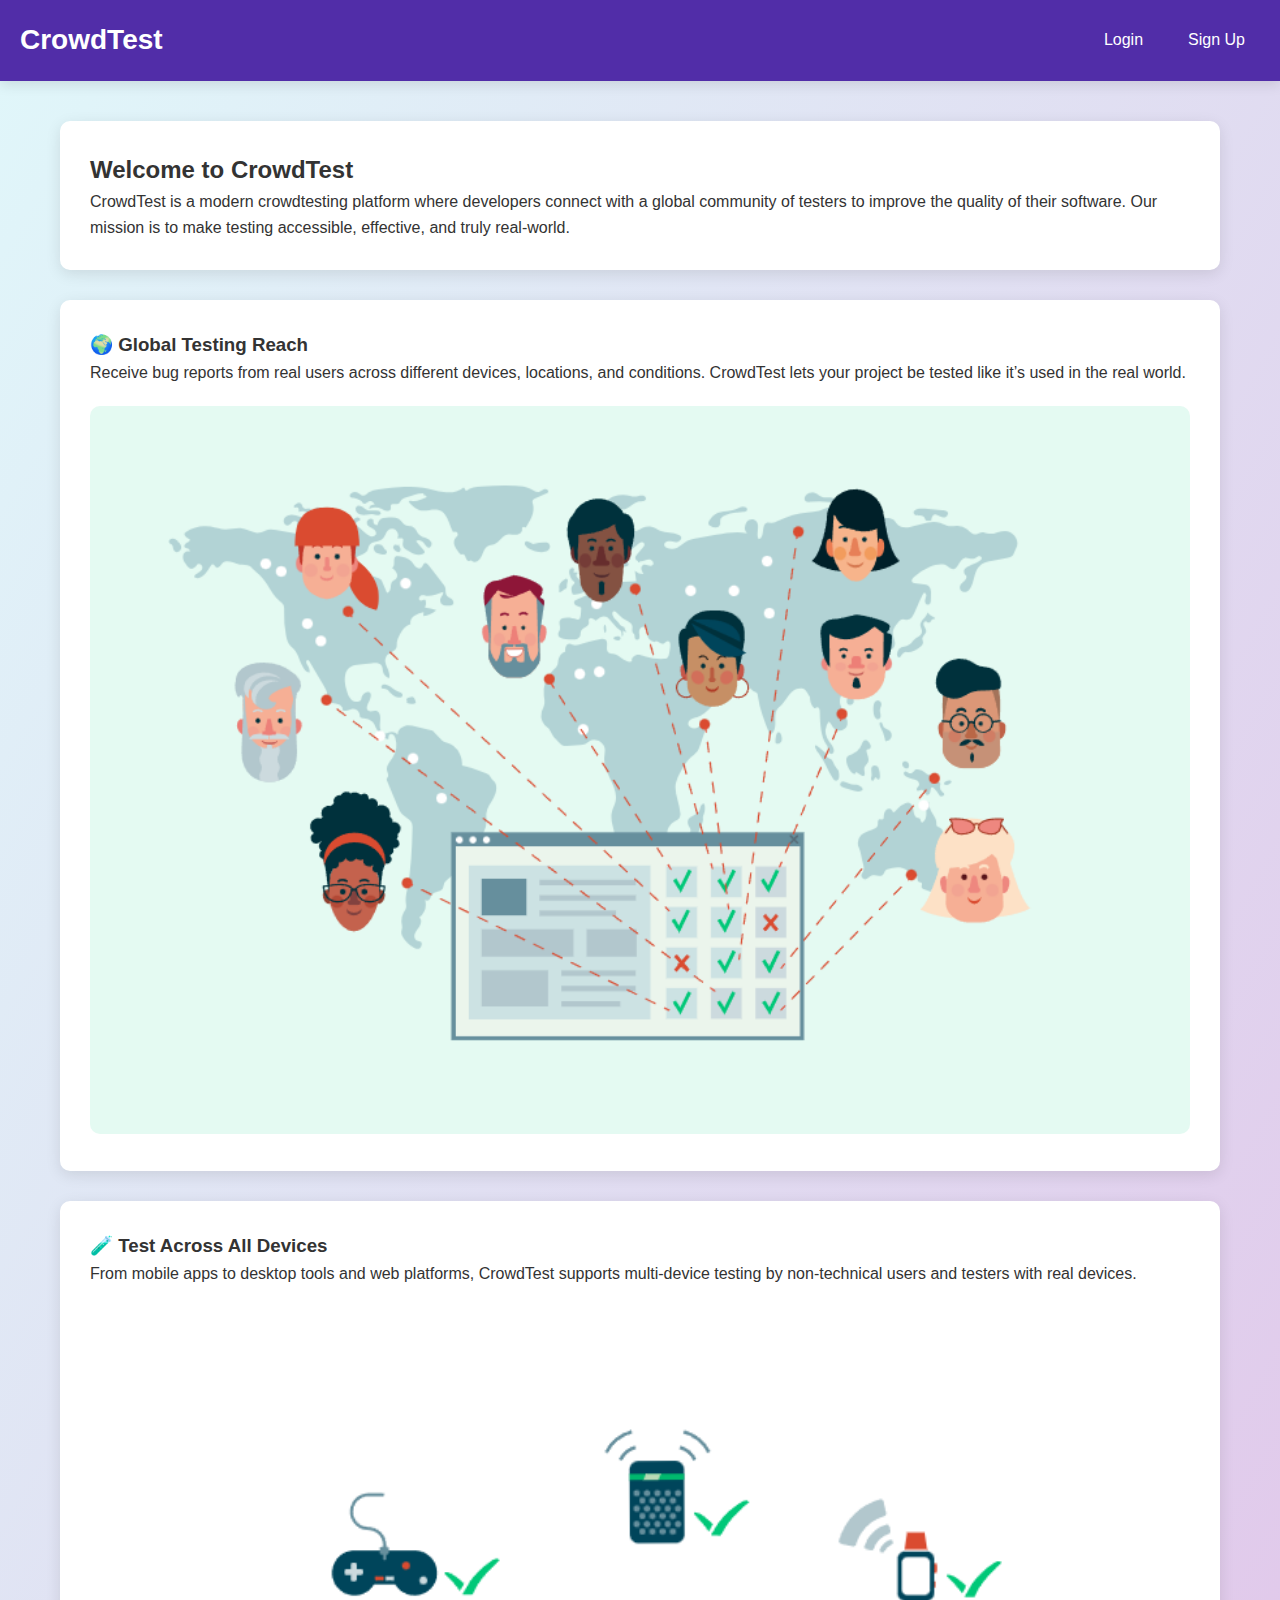
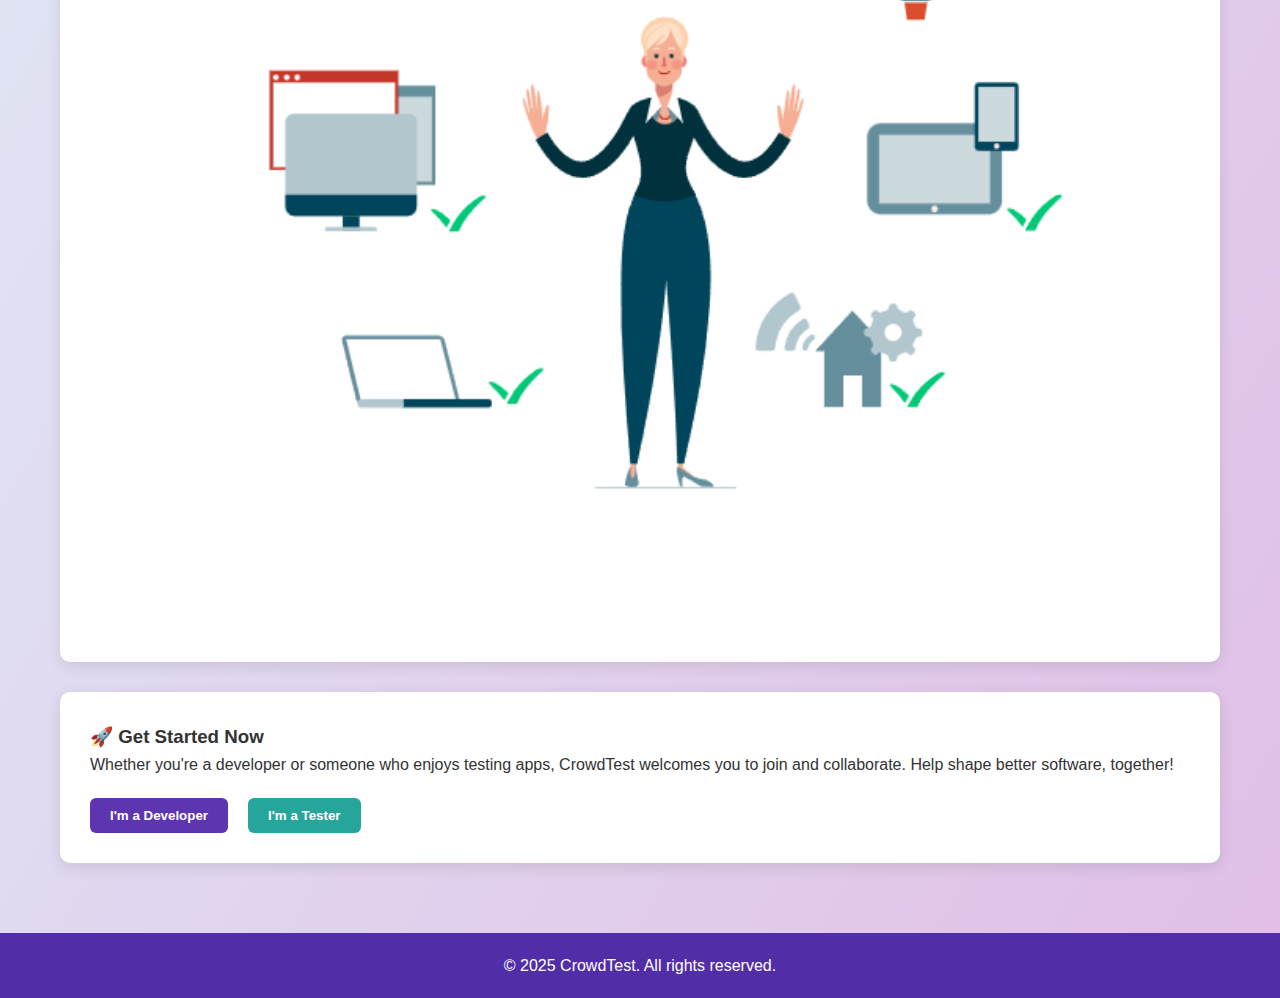
<file: index.html>
<!DOCTYPE html>
<html lang="en">
<head>
  <meta charset="UTF-8" />
  <meta name="viewport" content="width=device-width, initial-scale=1.0" />
  <title>CrowdTest - Crowdtesting Platform</title>
  <link rel="stylesheet" href="styles.css" />
</head>
<body>
  <header class="navbar">
    <div class="navbar-container">
      <div class="logo"><h1>CrowdTest</h1></div>
      <div class="nav-links">
        <button class="nav-link" onclick="localStorage.setItem('pendingPage', 'login'); window.location.href='app.html'">Login</button>
<button class="nav-link btn-primary" onclick="localStorage.setItem('pendingPage', 'register'); window.location.href='app.html'">Sign Up</button>

      </div>
    </div>
  </header>

  <main class="container">
    <section class="card">
      <h2>Welcome to CrowdTest</h2>
      <p>CrowdTest is a modern crowdtesting platform where developers connect with a global community of testers to improve the quality of their software. Our mission is to make testing accessible, effective, and truly real-world.</p>
    </section>

    <section class="card">
      <h3>🌍 Global Testing Reach</h3>
      <p>Receive bug reports from real users across different devices, locations, and conditions. CrowdTest lets your project be tested like it’s used in the real world.</p>
      <img src="global-testers.png" alt="Global Testers" style="width:100%; margin-top: 20px; border-radius: 10px;" />
    </section>

    <section class="card">
      <h3>🧪 Test Across All Devices</h3>
      <p>From mobile apps to desktop tools and web platforms, CrowdTest supports multi-device testing by non-technical users and testers with real devices.</p>
      <img src="multi-device-testing.png" alt="Multi-Device Testing" style="width:100%; margin-top: 20px; border-radius: 10px;" />
    </section>

    <section class="card">
      <h3>🚀 Get Started Now</h3>
      <p>Whether you're a developer or someone who enjoys testing apps, CrowdTest welcomes you to join and collaborate. Help shape better software, together!</p>
      <div class="role-selector" style="margin-top: 20px;">
        <button class="btn btn-primary" onclick="localStorage.setItem('pendingPage', 'register'); window.location.href='app.html'">I'm a Developer</button>
        <button class="btn btn-secondary" onclick="localStorage.setItem('pendingPage', 'register'); window.location.href='app.html'">I'm a Tester</button>
        
      </div>
    </section>
  </main>

  <footer class="footer">
    <p>© 2025 CrowdTest. All rights reserved.</p>
  </footer>
</body>
</html>
</file>
<file: styles.css>
* {
  margin: 0;
  padding: 0;
  box-sizing: border-box;
  font-family: 'Segoe UI', Tahoma, Geneva, Verdana, sans-serif;
}

body {
  background: linear-gradient(120deg, #e0f7fa, #e1bee7);
  color: #333;
  line-height: 1.6;
  min-height: 100vh;
  display: flex;
  flex-direction: column;
}

.container {
  width: 100%;
  max-width: 1200px;
  margin: 0 auto;
  padding: 40px 20px;
}

.btn {
  display: inline-block;
  padding: 10px 20px;
  border-radius: 6px;
  font-weight: bold;
  cursor: pointer;
  transition: all 0.3s ease;
  border: none;
  text-align: center;
}

.btn-primary {
  background-color: #5e35b1;
  color: white;
}

.btn-primary:hover {
  background-color: #4527a0;
}

.btn-secondary {
  background-color: #26a69a;
  color: white;
}

.btn-secondary:hover {
  background-color: #00796b;
}

.form-group {
  margin-bottom: 15px;
}

.form-control {
  width: 100%;
  padding: 12px;
  border: 1px solid #ccc;
  border-radius: 6px;
  margin-top: 5px;
}

.form-label {
  font-weight: bold;
  display: block;
  margin-bottom: 6px;
}

.card {
  background: white;
  border-radius: 10px;
  box-shadow: 0 4px 15px rgba(0, 0, 0, 0.1);
  padding: 30px;
  margin-bottom: 30px;
}

@media (max-width: 768px) {
  .container {
    padding: 20px 10px;
  }
}

.app {
  flex: 1;
}

main {
  flex: 1;
  width: 100%;
}

.auth-container {
  max-width: 500px;
  margin: 40px auto;
}

.dashboard-header {
  display: flex;
  justify-content: space-between;
  align-items: center;
  flex-wrap: wrap;
  margin-bottom: 25px;
}

.project-grid, .bug-grid {
  display: grid;
  grid-template-columns: repeat(auto-fill, minmax(300px, 1fr));
  gap: 20px;
}

.tab-buttons {
  display: flex;
  gap: 10px;
  margin-bottom: 20px;
  flex-wrap: wrap;
}

.tab-btn {
  padding: 10px 20px;
  background: none;
  border: 2px solid transparent;
  cursor: pointer;
  font-weight: bold;
  border-radius: 6px;
  background-color: #e1bee7;
}

.tab-btn.active {
  border: 2px solid #7e57c2;
  background-color: #d1c4e9;
}

.badge {
  padding: 4px 10px;
  border-radius: 10px;
  font-size: 13px;
  color: white;
}

.badge-high {
  background-color: #e53935;
}

.badge-medium {
  background-color: #fbc02d;
}

.badge-low {
  background-color: #43a047;
}

.navbar {
  background-color: #512da8;
  color: white;
  padding: 18px 0;
  box-shadow: 0 4px 12px rgba(0, 0, 0, 0.1);
}

.navbar-container {
  display: flex;
  justify-content: space-between;
  align-items: center;
  padding: 0 20px;
}

.logo h1 {
  margin: 0;
  font-size: 28px;
}

.nav-links {
  display: flex;
  gap: 15px;
}

.nav-link {
  color: white;
  background: none;
  border: none;
  padding: 8px 15px;
  cursor: pointer;
  font-size: 16px;
  border-radius: 4px;
  transition: background-color 0.3s ease;
}

.nav-link:hover, .nav-link.active {
  background-color: rgba(255, 255, 255, 0.2);
}

.nav-link.logout {
  background-color: rgba(231, 76, 60, 0.8);
}

.nav-link.logout:hover {
  background-color: rgba(231, 76, 60, 1);
}

.footer {
  background-color: #512da8;
  color: white;
  padding: 20px 0;
  text-align: center;
}

.role-selector {
  display: flex;
  gap: 20px;
  margin-top: 10px;
  flex-wrap: wrap;
}

.error-message, .success-message {
  padding: 12px;
  border-radius: 4px;
  margin-bottom: 15px;
  border-left: 5px solid;
}

.error-message {
  background-color: #ffebee;
  color: #c62828;
  border-color: #c62828;
}

.success-message {
  background-color: #e8f5e9;
  color: #2e7d32;
  border-color: #2e7d32;
}

.loading, .loading-screen {
  text-align: center;
  padding: 30px;
  color: #555;
  font-size: 16px;
}

.loading-screen {
  height: 100vh;
  display: flex;
  justify-content: center;
  align-items: center;
}

.code-display {
  background-color: #fafafa;
  border: 1px solid #ccc;
  border-radius: 6px;
  padding: 15px;
  margin: 15px 0;
  font-family: monospace;
  overflow-x: auto;
}

/* Small screen layout */
@media (max-width: 576px) {
  .project-grid, .bug-grid {
    grid-template-columns: 1fr;
  }
  .dashboard-header {
    flex-direction: column;
    gap: 10px;
  }
  .btn {
    width: 100%;
  }
}
</file>
